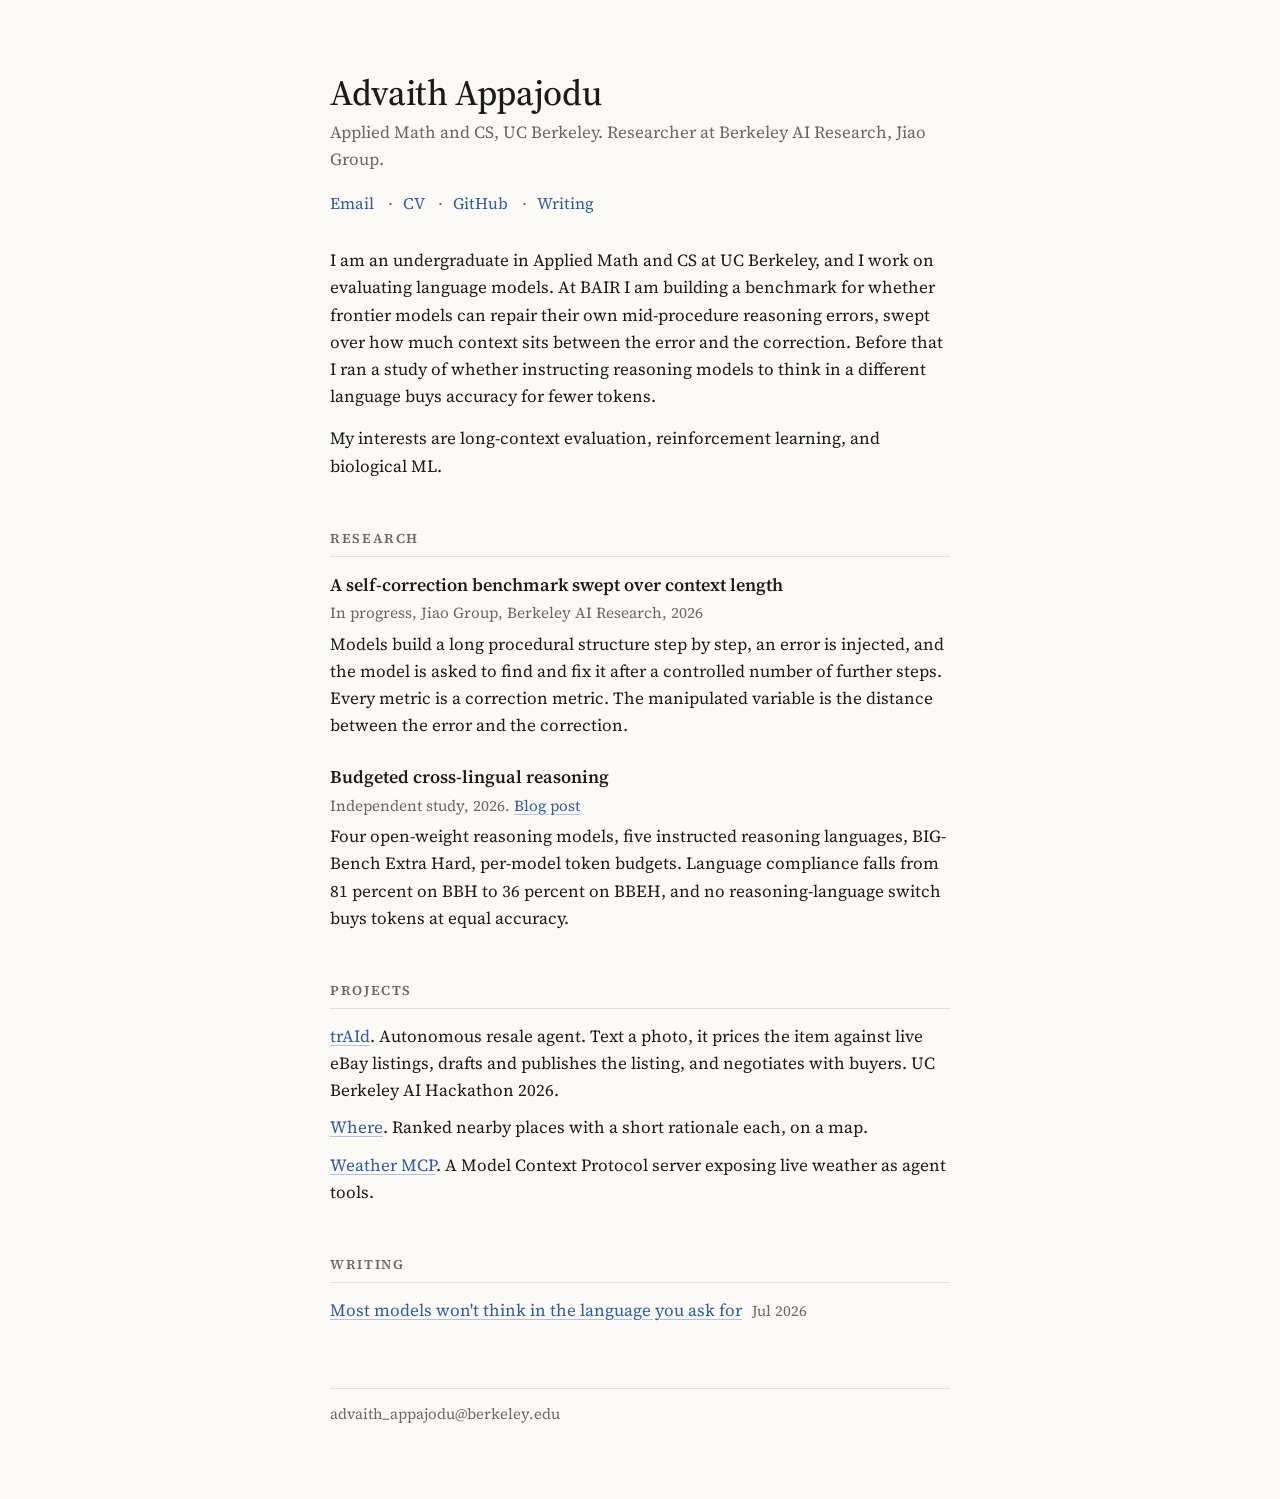
<file: index.html>
<!DOCTYPE html>
<html lang="en">
<head>
  <meta charset="UTF-8">
  <meta name="viewport" content="width=device-width, initial-scale=1.0">
  <title>Advaith Appajodu</title>
  <meta name="description" content="Advaith Appajodu. Applied Math and CS at UC Berkeley, researcher at Berkeley AI Research. Long-context evaluation, reinforcement learning, biological ML.">
  <link rel="icon" href="data:,">
  <link rel="preconnect" href="https://fonts.googleapis.com">
  <link rel="preconnect" href="https://fonts.gstatic.com" crossorigin>
  <link rel="stylesheet" href="https://fonts.googleapis.com/css2?family=Source+Serif+4:ital,opsz,wght@0,8..60,400;0,8..60,500;0,8..60,600;1,8..60,400&display=swap">
  <link rel="stylesheet" href="style.css">
</head>
<body>
<main class="wrap">

  <h1>Advaith Appajodu</h1>
  <p class="sub">Applied Math and CS, UC Berkeley. Researcher at Berkeley AI Research, Jiao Group.</p>

  <p class="links">
    <a href="mailto:advaith_appajodu@berkeley.edu">Email</a>
    <a href="assets/Advaith_Appajodu_Resume.pdf">CV</a>
    <a href="https://github.com/advaith-appajodu">GitHub</a>
    <a href="blog/">Writing</a>
  </p>

  <p>I am an undergraduate in Applied Math and CS at UC Berkeley, and I work on evaluating language models. At BAIR I am building a benchmark for whether frontier models can repair their own mid-procedure reasoning errors, swept over how much context sits between the error and the correction. Before that I ran a study of whether instructing reasoning models to think in a different language buys accuracy for fewer tokens.</p>

  <p>My interests are long-context evaluation, reinforcement learning, and biological ML.</p>

  <h2>Research</h2>

  <div class="entry">
    <h3>A self-correction benchmark swept over context length</h3>
    <p class="meta">In progress, Jiao Group, Berkeley AI Research, 2026</p>
    <p>Models build a long procedural structure step by step, an error is injected, and the model is asked to find and fix it after a controlled number of further steps. Every metric is a correction metric. The manipulated variable is the distance between the error and the correction.</p>
  </div>

  <div class="entry">
    <h3>Budgeted cross-lingual reasoning</h3>
    <p class="meta">Independent study, 2026. <a href="blog/2026-07-08-cross-lingual-reasoning.html">Blog post</a></p>
    <p>Four open-weight reasoning models, five instructed reasoning languages, BIG-Bench Extra Hard, per-model token budgets. Language compliance falls from 81 percent on BBH to 36 percent on BBEH, and no reasoning-language switch buys tokens at equal accuracy.</p>
  </div>

  <h2>Projects</h2>

  <ul class="list">
    <li><a href="https://github.com/rishabhroyy/traide">trAId</a>. Autonomous resale agent. Text a photo, it prices the item against live eBay listings, drafts and publishes the listing, and negotiates with buyers. UC Berkeley AI Hackathon 2026.</li>
    <li><a href="https://github.com/advaith-appajodu/Where">Where</a>. Ranked nearby places with a short rationale each, on a map.</li>
    <li><a href="https://github.com/advaith-appajodu/Weather_MCP">Weather MCP</a>. A Model Context Protocol server exposing live weather as agent tools.</li>
  </ul>

  <h2>Writing</h2>

  <ul class="list">
    <li><a href="blog/2026-07-08-cross-lingual-reasoning.html">Most models won't think in the language you ask for</a> <span class="date">Jul 2026</span></li>
  </ul>

  <footer>advaith_appajodu@berkeley.edu</footer>

</main>
</body>
</html>
</file>
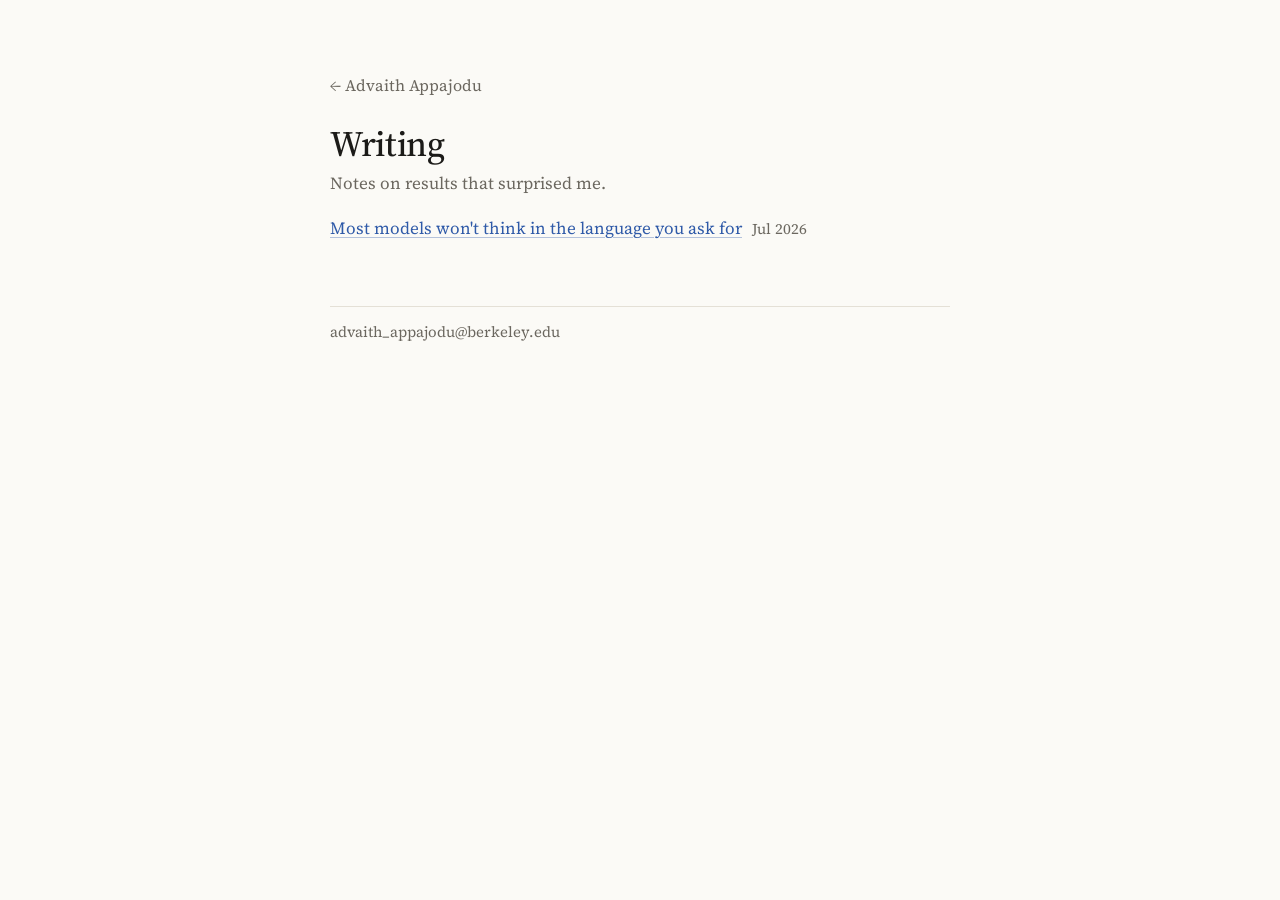
<file: blog/index.html>
<!DOCTYPE html>
<html lang="en">
<head>
  <meta charset="UTF-8">
  <meta name="viewport" content="width=device-width, initial-scale=1.0">
  <title>Writing · Advaith Appajodu</title>
  <meta name="description" content="Research notes from Advaith Appajodu.">
  <link rel="icon" href="data:,">
  <link rel="preconnect" href="https://fonts.googleapis.com">
  <link rel="preconnect" href="https://fonts.gstatic.com" crossorigin>
  <link rel="stylesheet" href="https://fonts.googleapis.com/css2?family=Source+Serif+4:ital,opsz,wght@0,8..60,400;0,8..60,500;0,8..60,600;1,8..60,400&display=swap">
  <link rel="stylesheet" href="../style.css">
</head>
<body>
<main class="wrap">

  <a class="back-link" href="../">&larr; Advaith Appajodu</a>

  <h1>Writing</h1>
  <p class="sub">Notes on results that surprised me.</p>

  <!-- To add a post: create blog/YYYY-MM-DD-slug.html using the existing post as a
       template, then add a row here, newest first, and the same row on ../index.html. -->

  <ul class="list">
    <li><a href="2026-07-08-cross-lingual-reasoning.html">Most models won't think in the language you ask for</a> <span class="date">Jul 2026</span></li>
  </ul>

  <footer>advaith_appajodu@berkeley.edu</footer>

</main>
</body>
</html>
</file>
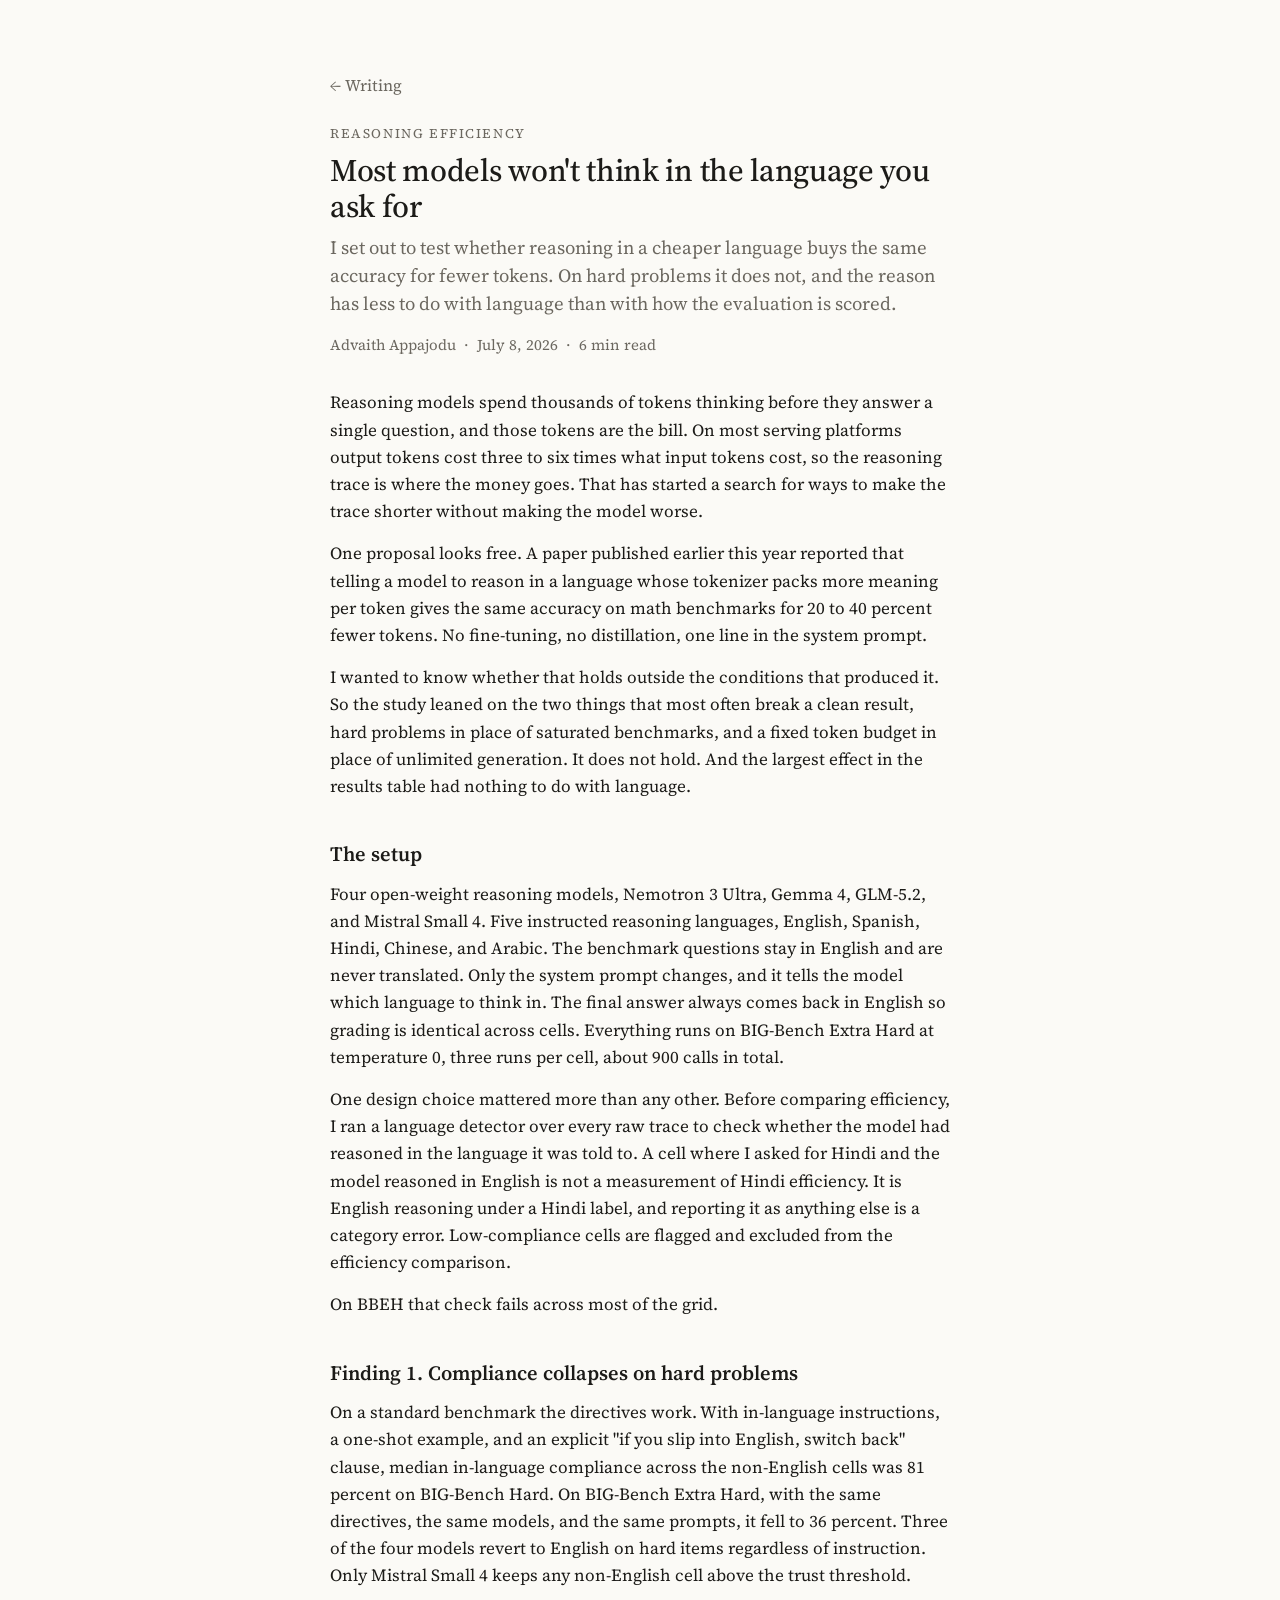
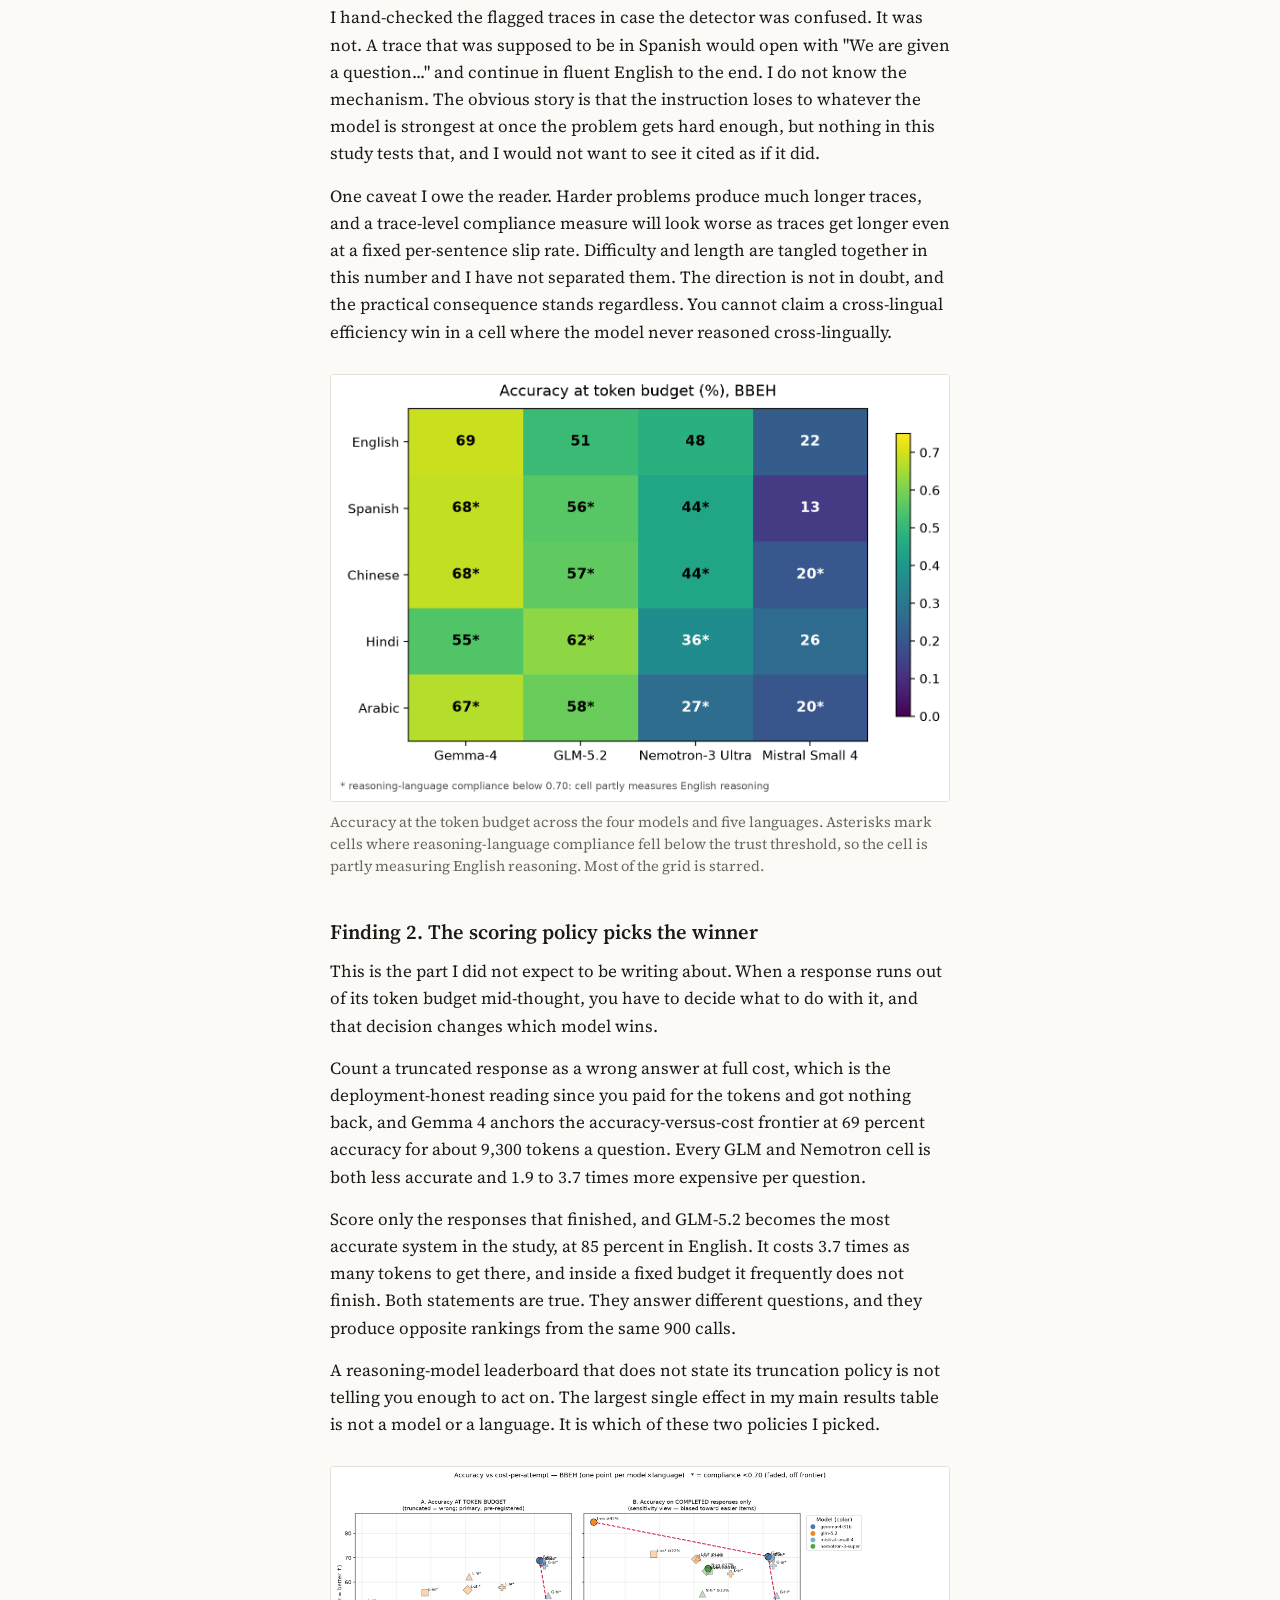
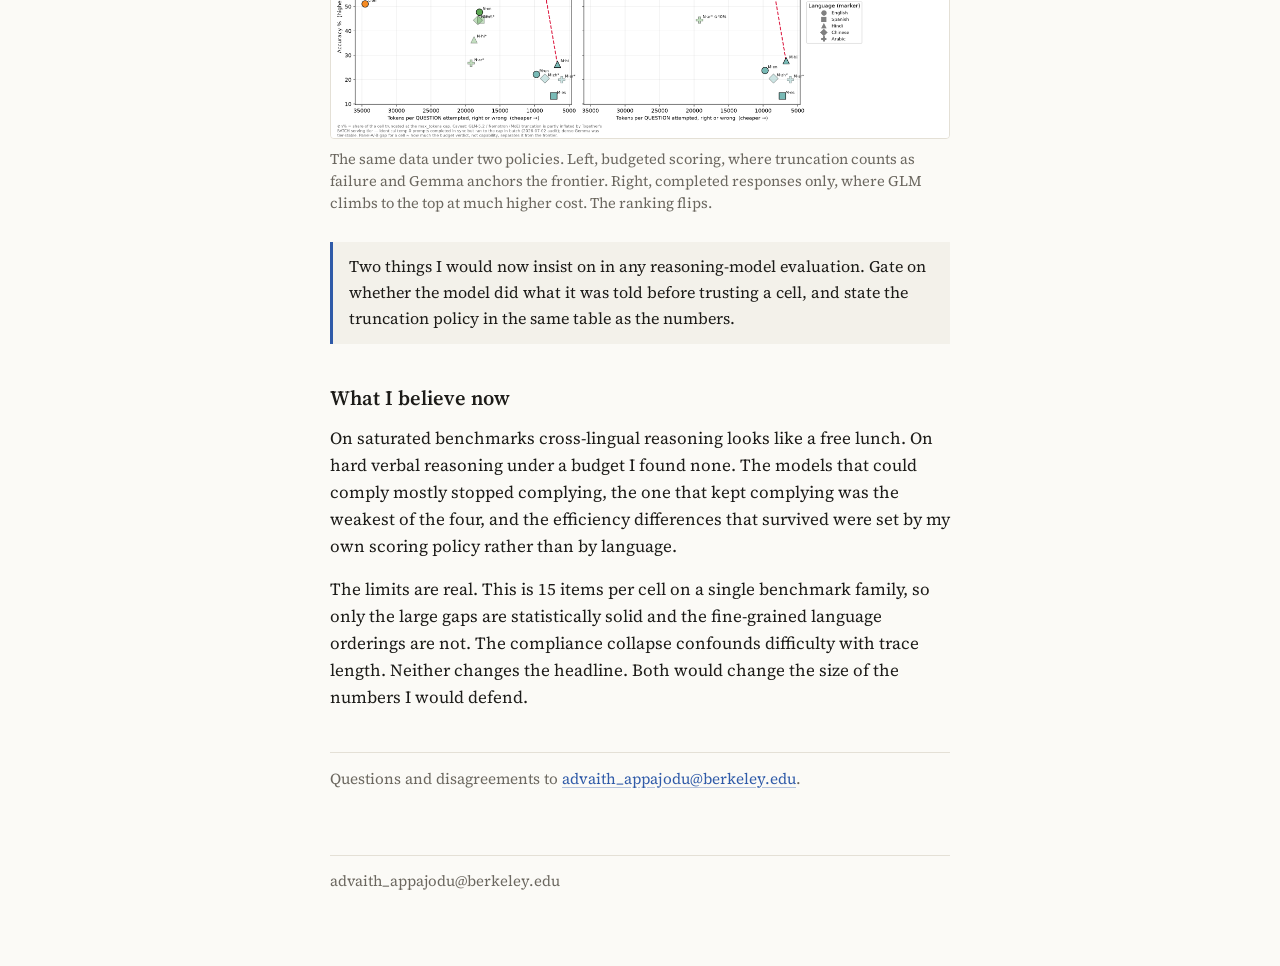
<file: blog/2026-07-08-cross-lingual-reasoning.html>
<!DOCTYPE html>
<html lang="en">
<head>
  <meta charset="UTF-8">
  <meta name="viewport" content="width=device-width, initial-scale=1.0">
  <title>Most models won't think in the language you ask for · Advaith Appajodu</title>
  <meta name="description" content="I tested whether reasoning in a cheaper language buys the same accuracy for fewer tokens. On hard problems it doesn't, and the reason has less to do with language than with how the evaluation is scored.">
  <meta property="og:title" content="Most models won't think in the language you ask for">
  <meta property="og:description" content="What 900 budgeted reasoning calls taught me about cross-lingual efficiency.">
  <meta property="og:type" content="article">
  <link rel="icon" href="data:,">
  <link rel="preconnect" href="https://fonts.googleapis.com">
  <link rel="preconnect" href="https://fonts.gstatic.com" crossorigin>
  <link rel="stylesheet" href="https://fonts.googleapis.com/css2?family=Source+Serif+4:ital,opsz,wght@0,8..60,400;0,8..60,500;0,8..60,600;1,8..60,400&display=swap">
  <link rel="stylesheet" href="../style.css">
</head>
<body>
<main class="wrap">
  <article class="article">
    <a class="back-link" href="./">&larr; Writing</a>
    <p class="kicker">Reasoning efficiency</p>
    <h1>Most models won't think in the language you ask for</h1>
    <p class="dek">I set out to test whether reasoning in a cheaper language buys the same accuracy for fewer tokens. On hard problems it does not, and the reason has less to do with language than with how the evaluation is scored.</p>
    <p class="byline">Advaith Appajodu &nbsp;·&nbsp; July 8, 2026 &nbsp;·&nbsp; 6 min read</p>

    <p>Reasoning models spend thousands of tokens thinking before they answer a single question, and those tokens are the bill. On most serving platforms output tokens cost three to six times what input tokens cost, so the reasoning trace is where the money goes. That has started a search for ways to make the trace shorter without making the model worse.</p>

    <p>One proposal looks free. A paper published earlier this year reported that telling a model to reason in a language whose tokenizer packs more meaning per token gives the same accuracy on math benchmarks for 20 to 40 percent fewer tokens. No fine-tuning, no distillation, one line in the system prompt.</p>

    <p>I wanted to know whether that holds outside the conditions that produced it. So the study leaned on the two things that most often break a clean result, hard problems in place of saturated benchmarks, and a fixed token budget in place of unlimited generation. It does not hold. And the largest effect in the results table had nothing to do with language.</p>

    <h2>The setup</h2>
    <p>Four open-weight reasoning models, Nemotron 3 Ultra, Gemma 4, GLM-5.2, and Mistral Small 4. Five instructed reasoning languages, English, Spanish, Hindi, Chinese, and Arabic. The benchmark questions stay in English and are never translated. Only the system prompt changes, and it tells the model which language to think in. The final answer always comes back in English so grading is identical across cells. Everything runs on BIG-Bench Extra Hard at temperature 0, three runs per cell, about 900 calls in total.</p>

    <p>One design choice mattered more than any other. Before comparing efficiency, I ran a language detector over every raw trace to check whether the model had reasoned in the language it was told to. A cell where I asked for Hindi and the model reasoned in English is not a measurement of Hindi efficiency. It is English reasoning under a Hindi label, and reporting it as anything else is a category error. Low-compliance cells are flagged and excluded from the efficiency comparison.</p>

    <p>On BBEH that check fails across most of the grid.</p>

    <h2>Finding 1. Compliance collapses on hard problems</h2>
    <p>On a standard benchmark the directives work. With in-language instructions, a one-shot example, and an explicit "if you slip into English, switch back" clause, median in-language compliance across the non-English cells was 81 percent on BIG-Bench Hard. On BIG-Bench Extra Hard, with the same directives, the same models, and the same prompts, it fell to 36 percent. Three of the four models revert to English on hard items regardless of instruction. Only Mistral Small 4 keeps any non-English cell above the trust threshold.</p>

    <p>I hand-checked the flagged traces in case the detector was confused. It was not. A trace that was supposed to be in Spanish would open with "We are given a question..." and continue in fluent English to the end. I do not know the mechanism. The obvious story is that the instruction loses to whatever the model is strongest at once the problem gets hard enough, but nothing in this study tests that, and I would not want to see it cited as if it did.</p>

    <p>One caveat I owe the reader. Harder problems produce much longer traces, and a trace-level compliance measure will look worse as traces get longer even at a fixed per-sentence slip rate. Difficulty and length are tangled together in this number and I have not separated them. The direction is not in doubt, and the practical consequence stands regardless. You cannot claim a cross-lingual efficiency win in a cell where the model never reasoned cross-lingually.</p>

    <figure>
      <img src="../assets/heatmap.png" alt="Accuracy heatmap, four models by five languages on BIG-Bench Extra Hard, with asterisks marking low-compliance cells">
      <figcaption>Accuracy at the token budget across the four models and five languages. Asterisks mark cells where reasoning-language compliance fell below the trust threshold, so the cell is partly measuring English reasoning. Most of the grid is starred.</figcaption>
    </figure>

    <h2>Finding 2. The scoring policy picks the winner</h2>
    <p>This is the part I did not expect to be writing about. When a response runs out of its token budget mid-thought, you have to decide what to do with it, and that decision changes which model wins.</p>

    <p>Count a truncated response as a wrong answer at full cost, which is the deployment-honest reading since you paid for the tokens and got nothing back, and Gemma 4 anchors the accuracy-versus-cost frontier at 69 percent accuracy for about 9,300 tokens a question. Every GLM and Nemotron cell is both less accurate and 1.9 to 3.7 times more expensive per question.</p>

    <p>Score only the responses that finished, and GLM-5.2 becomes the most accurate system in the study, at 85 percent in English. It costs 3.7 times as many tokens to get there, and inside a fixed budget it frequently does not finish. Both statements are true. They answer different questions, and they produce opposite rankings from the same 900 calls.</p>

    <p>A reasoning-model leaderboard that does not state its truncation policy is not telling you enough to act on. The largest single effect in my main results table is not a model or a language. It is which of these two policies I picked.</p>

    <figure>
      <img src="../assets/pareto.png" alt="Two-panel Pareto plot of accuracy versus tokens per question under two scoring policies">
      <figcaption>The same data under two policies. Left, budgeted scoring, where truncation counts as failure and Gemma anchors the frontier. Right, completed responses only, where GLM climbs to the top at much higher cost. The ranking flips.</figcaption>
    </figure>

    <div class="note">
      <p>Two things I would now insist on in any reasoning-model evaluation. Gate on whether the model did what it was told before trusting a cell, and state the truncation policy in the same table as the numbers.</p>
    </div>

    <h2>What I believe now</h2>
    <p>On saturated benchmarks cross-lingual reasoning looks like a free lunch. On hard verbal reasoning under a budget I found none. The models that could comply mostly stopped complying, the one that kept complying was the weakest of the four, and the efficiency differences that survived were set by my own scoring policy rather than by language.</p>

    <p>The limits are real. This is 15 items per cell on a single benchmark family, so only the large gaps are statistically solid and the fine-grained language orderings are not. The compliance collapse confounds difficulty with trace length. Neither changes the headline. Both would change the size of the numbers I would defend.</p>

    <div class="article-foot">
      Questions and disagreements to <a href="mailto:advaith_appajodu@berkeley.edu">advaith_appajodu@berkeley.edu</a>.
    </div>
  </article>
  <footer>advaith_appajodu@berkeley.edu</footer>
</main>

</body>
</html>
</file>
<file: style.css>
/* Minimal academic page. One column, no scripts. */

:root {
  --ink: #1c1b18;
  --muted: #6b675f;
  --rule: #e4e0d6;
  --link: #2f5aa8;
  --paper: #fbfaf6;
  --note: #f3f1ea;
}

@media (prefers-color-scheme: dark) {
  :root {
    --ink: #e8e5de;
    --muted: #9a958b;
    --rule: #2c2b27;
    --link: #8fb0ea;
    --paper: #141412;
    --note: #1d1c19;
  }
}

* { box-sizing: border-box; }

html { font-size: 17px; -webkit-text-size-adjust: 100%; }

body {
  margin: 0;
  background: var(--paper);
  color: var(--ink);
  font-family: "Source Serif 4", Georgia, "Times New Roman", serif;
  font-optical-sizing: auto;
  line-height: 1.6;
  text-rendering: optimizeLegibility;
}

.wrap {
  max-width: 660px;
  margin: 0 auto;
  padding: 72px 20px 72px;
}

a {
  color: var(--link);
  text-decoration: underline;
  text-decoration-color: color-mix(in srgb, var(--link) 35%, transparent);
  text-underline-offset: 3px;
  transition: text-decoration-color 120ms ease;
}
a:hover { text-decoration-color: var(--link); }

h1 {
  font-size: 2.1rem;
  font-weight: 500;
  letter-spacing: -0.01em;
  line-height: 1.15;
  margin: 0 0 6px;
}

h2 {
  font-size: 0.8rem;
  font-weight: 600;
  text-transform: uppercase;
  letter-spacing: 0.12em;
  color: var(--muted);
  margin: 48px 0 14px;
  padding-bottom: 6px;
  border-bottom: 1px solid var(--rule);
}

h3 {
  font-size: 1.05rem;
  font-weight: 600;
  margin: 0 0 2px;
}

p { margin: 0 0 15px; }

.sub { color: var(--muted); margin-bottom: 18px; }

.links { margin: 0 0 30px; font-size: 0.95rem; }
.links a { text-decoration: none; }
.links a:hover { text-decoration: underline; }
.links a + a::before {
  content: "·";
  color: var(--muted);
  margin: 0 10px;
}

.entry { margin-bottom: 24px; }
.entry .meta { color: var(--muted); font-size: 0.9rem; margin: 0 0 5px; }
.entry p:last-child { margin-bottom: 0; }

.list { list-style: none; padding: 0; margin: 0; }
.list li { margin-bottom: 10px; }
.list .date { color: var(--muted); font-size: 0.88rem; white-space: nowrap; margin-left: 6px; }

footer {
  margin-top: 64px;
  padding-top: 14px;
  border-top: 1px solid var(--rule);
  color: var(--muted);
  font-size: 0.88rem;
}

/* Blog pages */

.back-link { display: inline-block; margin-bottom: 24px; color: var(--muted); text-decoration: none; font-size: 0.95rem; }
.back-link:hover { color: var(--link); }
.kicker { color: var(--muted); font-size: 0.78rem; text-transform: uppercase; letter-spacing: 0.12em; margin: 0 0 8px; }
.article h1 { font-size: 1.85rem; margin-bottom: 10px; }
.article h2 {
  font-size: 1.2rem;
  font-weight: 600;
  text-transform: none;
  letter-spacing: 0;
  color: var(--ink);
  border: 0;
  padding: 0;
  margin: 38px 0 10px;
}
.dek { font-size: 1.1rem; color: var(--muted); line-height: 1.5; }
.byline { color: var(--muted); font-size: 0.88rem; margin-bottom: 32px; }
.article figure { margin: 28px 0; }
.article img { max-width: 100%; height: auto; display: block; border: 1px solid var(--rule); border-radius: 4px; }
.article figcaption { color: var(--muted); font-size: 0.86rem; line-height: 1.5; margin-top: 10px; }
.article blockquote { margin: 22px 0; padding-left: 18px; border-left: 2px solid var(--rule); color: var(--muted); }
.note { background: var(--note); border-left: 3px solid var(--link); padding: 12px 16px; font-size: 0.95rem; margin: 24px 0; }
.note p:last-child { margin-bottom: 0; }
.article-foot { margin-top: 40px; padding-top: 14px; border-top: 1px solid var(--rule); color: var(--muted); font-size: 0.9rem; }

@media (max-width: 480px) {
  html { font-size: 16px; }
  .wrap { padding-top: 48px; }
  h1 { font-size: 1.8rem; }
}
</file>
